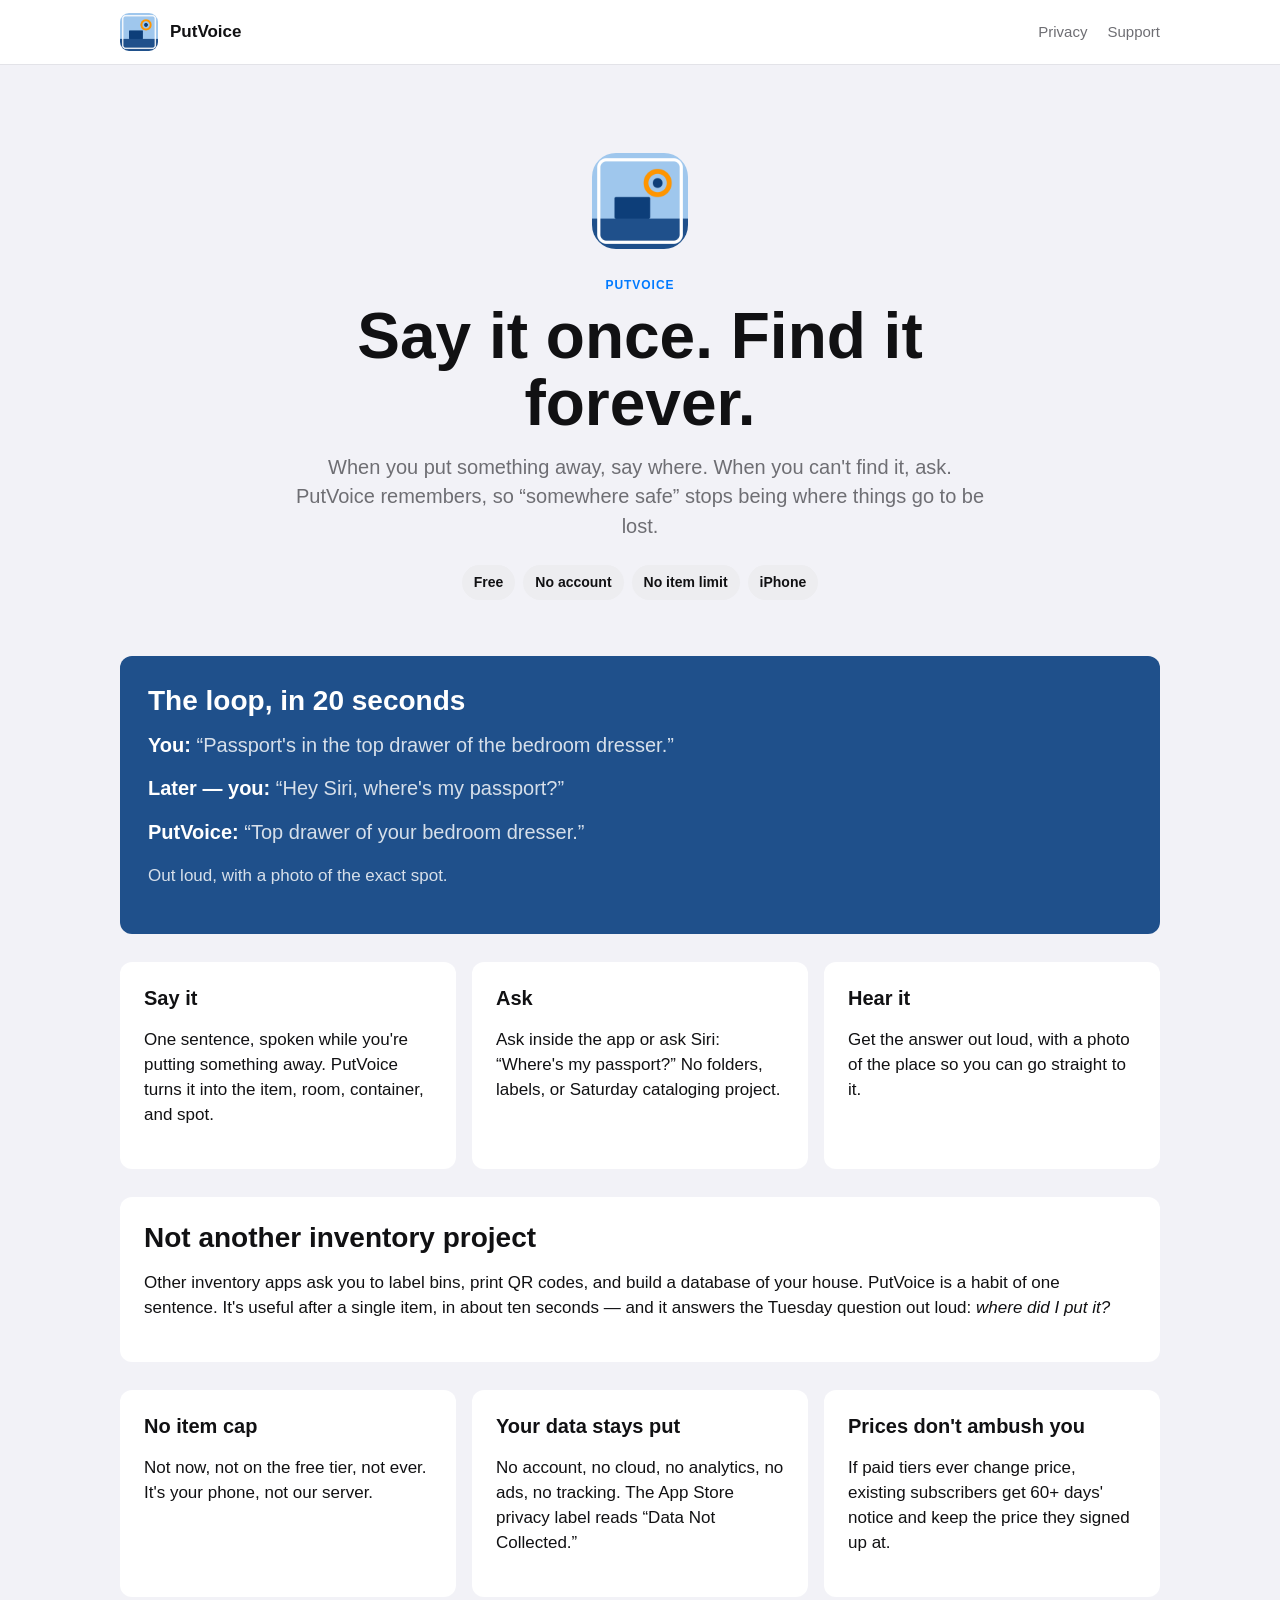
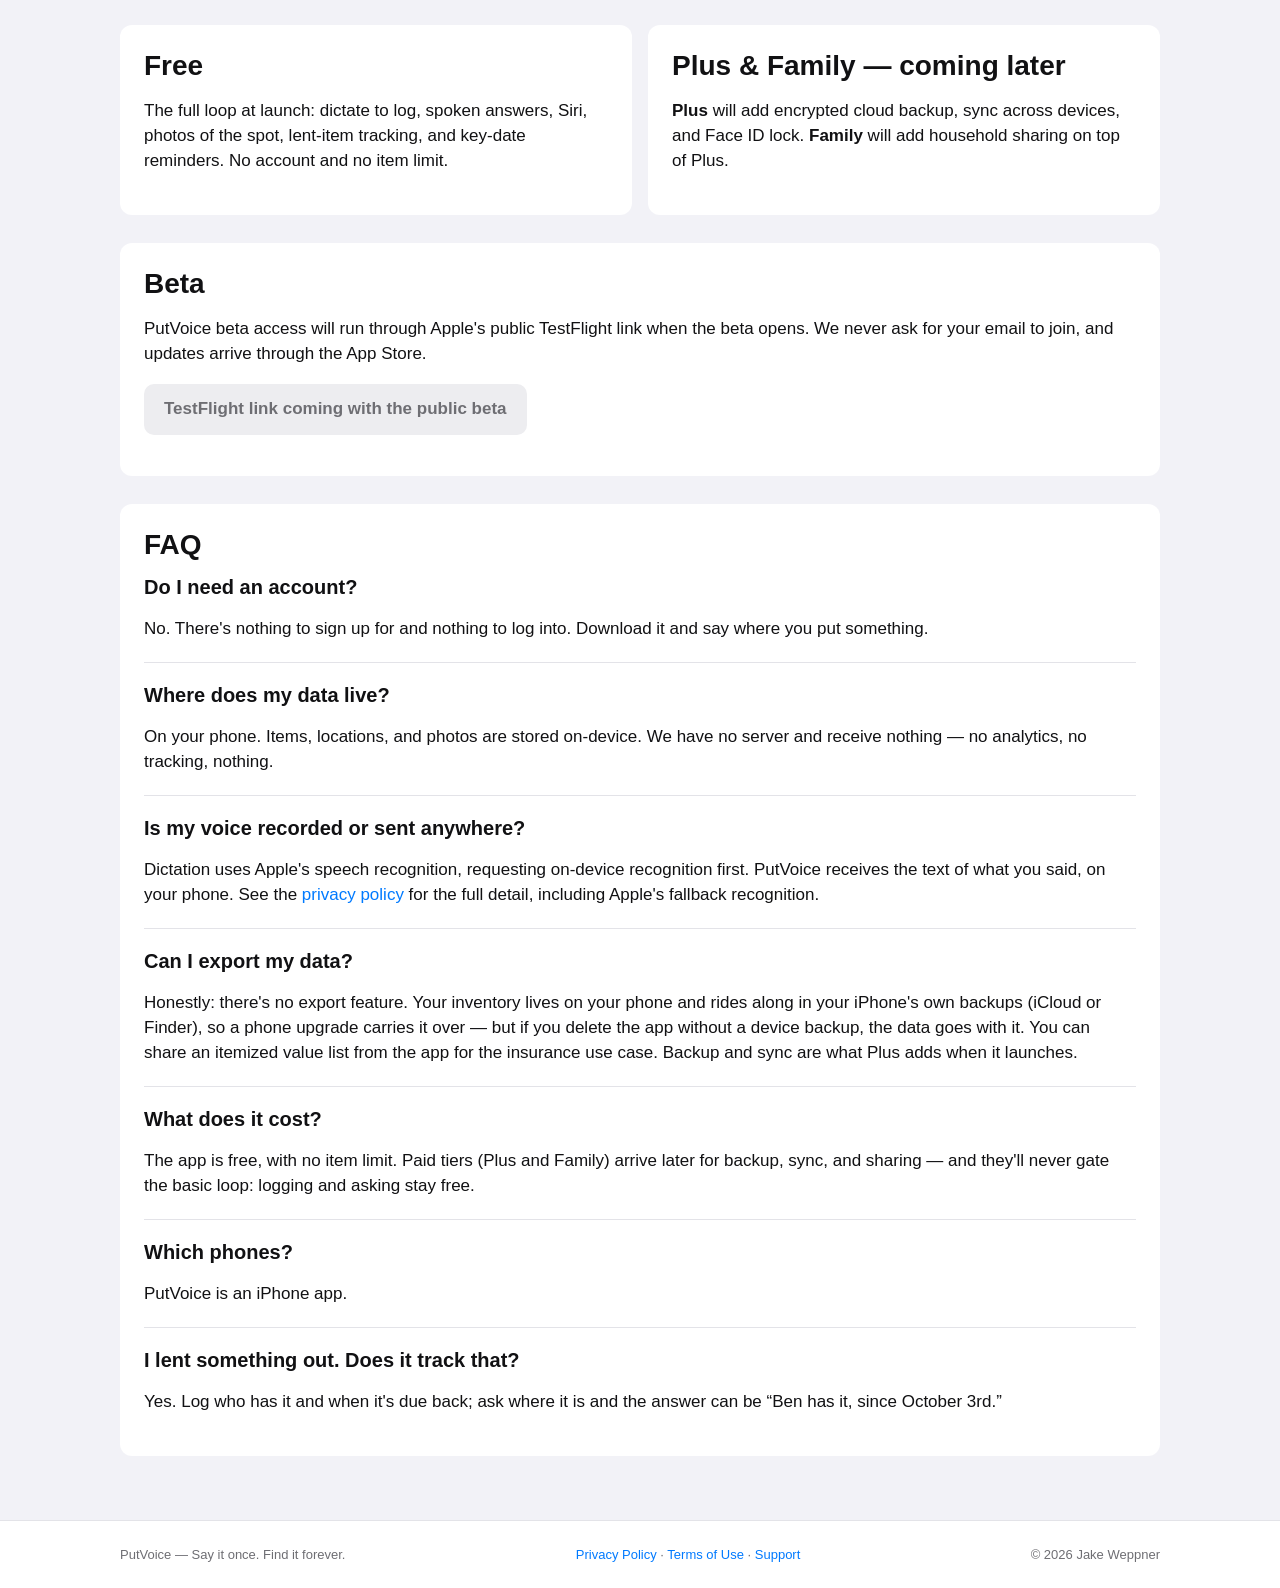
<file: index.html>
<!doctype html>
<html lang="en">
<head>
  <meta charset="utf-8">
  <meta name="viewport" content="width=device-width, initial-scale=1">
  <title>PutVoice — Say it once. Find it forever.</title>
  <meta name="description" content="PutVoice is a voice-first home inventory app. Say where you put something, ask out loud later, and hear the answer with a photo of the spot.">
  <link rel="icon" href="assets/icon.png">
  <link rel="stylesheet" href="styles.css">
</head>
<body>
  <header class="site-header">
    <div class="header-inner">
      <a class="brand" href="./"><img src="assets/icon.png" alt=""> PutVoice</a>
      <nav aria-label="Main navigation">
        <a href="privacy/">Privacy</a>
        <a href="support/">Support</a>
      </nav>
    </div>
  </header>

  <main class="page">
    <section class="hero">
      <img class="hero-icon" src="assets/icon.png" alt="PutVoice app icon">
      <p class="eyebrow">PutVoice</p>
      <h1>Say it once. Find it forever.</h1>
      <p class="lede">When you put something away, say where. When you can't find it, ask. PutVoice remembers, so “somewhere safe” stops being where things go to be lost.</p>
      <div class="chips" aria-label="Highlights">
        <span class="chip">Free</span>
        <span class="chip">No account</span>
        <span class="chip">No item limit</span>
        <span class="chip">iPhone</span>
      </div>
    </section>

    <section class="section demo-card" aria-labelledby="demo-title">
      <h2 id="demo-title">The loop, in 20 seconds</h2>
      <p class="demo-line"><strong>You:</strong> “Passport's in the top drawer of the bedroom dresser.”</p>
      <p class="demo-line"><strong>Later — you:</strong> “Hey Siri, where's my passport?”</p>
      <p class="demo-line"><strong>PutVoice:</strong> “Top drawer of your bedroom dresser.”</p>
      <p>Out loud, with a photo of the exact spot.</p>
    </section>

    <section class="section grid" aria-label="How PutVoice works">
      <article class="card">
        <h3>Say it</h3>
        <p>One sentence, spoken while you're putting something away. PutVoice turns it into the item, room, container, and spot.</p>
      </article>
      <article class="card">
        <h3>Ask</h3>
        <p>Ask inside the app or ask Siri: “Where's my passport?” No folders, labels, or Saturday cataloging project.</p>
      </article>
      <article class="card">
        <h3>Hear it</h3>
        <p>Get the answer out loud, with a photo of the place so you can go straight to it.</p>
      </article>
    </section>

    <section class="section card">
      <h2>Not another inventory project</h2>
      <p>Other inventory apps ask you to label bins, print QR codes, and build a database of your house. PutVoice is a habit of one sentence. It's useful after a single item, in about ten seconds — and it answers the Tuesday question out loud: <em>where did I put it?</em></p>
    </section>

    <section class="section grid" aria-label="Trust">
      <article class="card">
        <h3>No item cap</h3>
        <p>Not now, not on the free tier, not ever. It's your phone, not our server.</p>
      </article>
      <article class="card">
        <h3>Your data stays put</h3>
        <p>No account, no cloud, no analytics, no ads, no tracking. The App Store privacy label reads “Data Not Collected.”</p>
      </article>
      <article class="card">
        <h3>Prices don't ambush you</h3>
        <p>If paid tiers ever change price, existing subscribers get 60+ days' notice and keep the price they signed up at.</p>
      </article>
    </section>

    <section class="section grid two" aria-label="Pricing">
      <article class="card">
        <h2>Free</h2>
        <p>The full loop at launch: dictate to log, spoken answers, Siri, photos of the spot, lent-item tracking, and key-date reminders. No account and no item limit.</p>
      </article>
      <article class="card">
        <h2>Plus &amp; Family — coming later</h2>
        <p><strong>Plus</strong> will add encrypted cloud backup, sync across devices, and Face ID lock. <strong>Family</strong> will add household sharing on top of Plus.</p>
      </article>
    </section>

    <section class="section card" id="beta">
      <h2>Beta</h2>
      <p>PutVoice beta access will run through Apple's public TestFlight link when the beta opens. We never ask for your email to join, and updates arrive through the App Store.</p>
      <p><span class="button disabled" aria-disabled="true">TestFlight link coming with the public beta</span></p>
    </section>

    <section class="section card" aria-labelledby="faq-title">
      <h2 id="faq-title">FAQ</h2>

      <div class="faq-item">
        <h3>Do I need an account?</h3>
        <p>No. There's nothing to sign up for and nothing to log into. Download it and say where you put something.</p>
      </div>

      <div class="faq-item">
        <h3>Where does my data live?</h3>
        <p>On your phone. Items, locations, and photos are stored on-device. We have no server and receive nothing — no analytics, no tracking, nothing.</p>
      </div>

      <div class="faq-item">
        <h3>Is my voice recorded or sent anywhere?</h3>
        <p>Dictation uses Apple's speech recognition, requesting on-device recognition first. PutVoice receives the text of what you said, on your phone. See the <a href="privacy/">privacy policy</a> for the full detail, including Apple's fallback recognition.</p>
      </div>

      <div class="faq-item">
        <h3>Can I export my data?</h3>
        <p>Honestly: there's no export feature. Your inventory lives on your phone and rides along in your iPhone's own backups (iCloud or Finder), so a phone upgrade carries it over — but if you delete the app without a device backup, the data goes with it. You can share an itemized value list from the app for the insurance use case. Backup and sync are what Plus adds when it launches.</p>
      </div>

      <div class="faq-item">
        <h3>What does it cost?</h3>
        <p>The app is free, with no item limit. Paid tiers (Plus and Family) arrive later for backup, sync, and sharing — and they'll never gate the basic loop: logging and asking stay free.</p>
      </div>

      <div class="faq-item">
        <h3>Which phones?</h3>
        <p>PutVoice is an iPhone app.</p>
      </div>

      <div class="faq-item">
        <h3>I lent something out. Does it track that?</h3>
        <p>Yes. Log who has it and when it's due back; ask where it is and the answer can be “Ben has it, since October 3rd.”</p>
      </div>
    </section>
  </main>

  <footer>
    <div class="footer-inner">
      <span>PutVoice — Say it once. Find it forever.</span>
      <span><a href="privacy/">Privacy Policy</a> · <a href="terms/">Terms of Use</a> · <a href="support/">Support</a></span>
      <span>© 2026 Jake Weppner</span>
    </div>
  </footer>
</body>
</html>
</file>
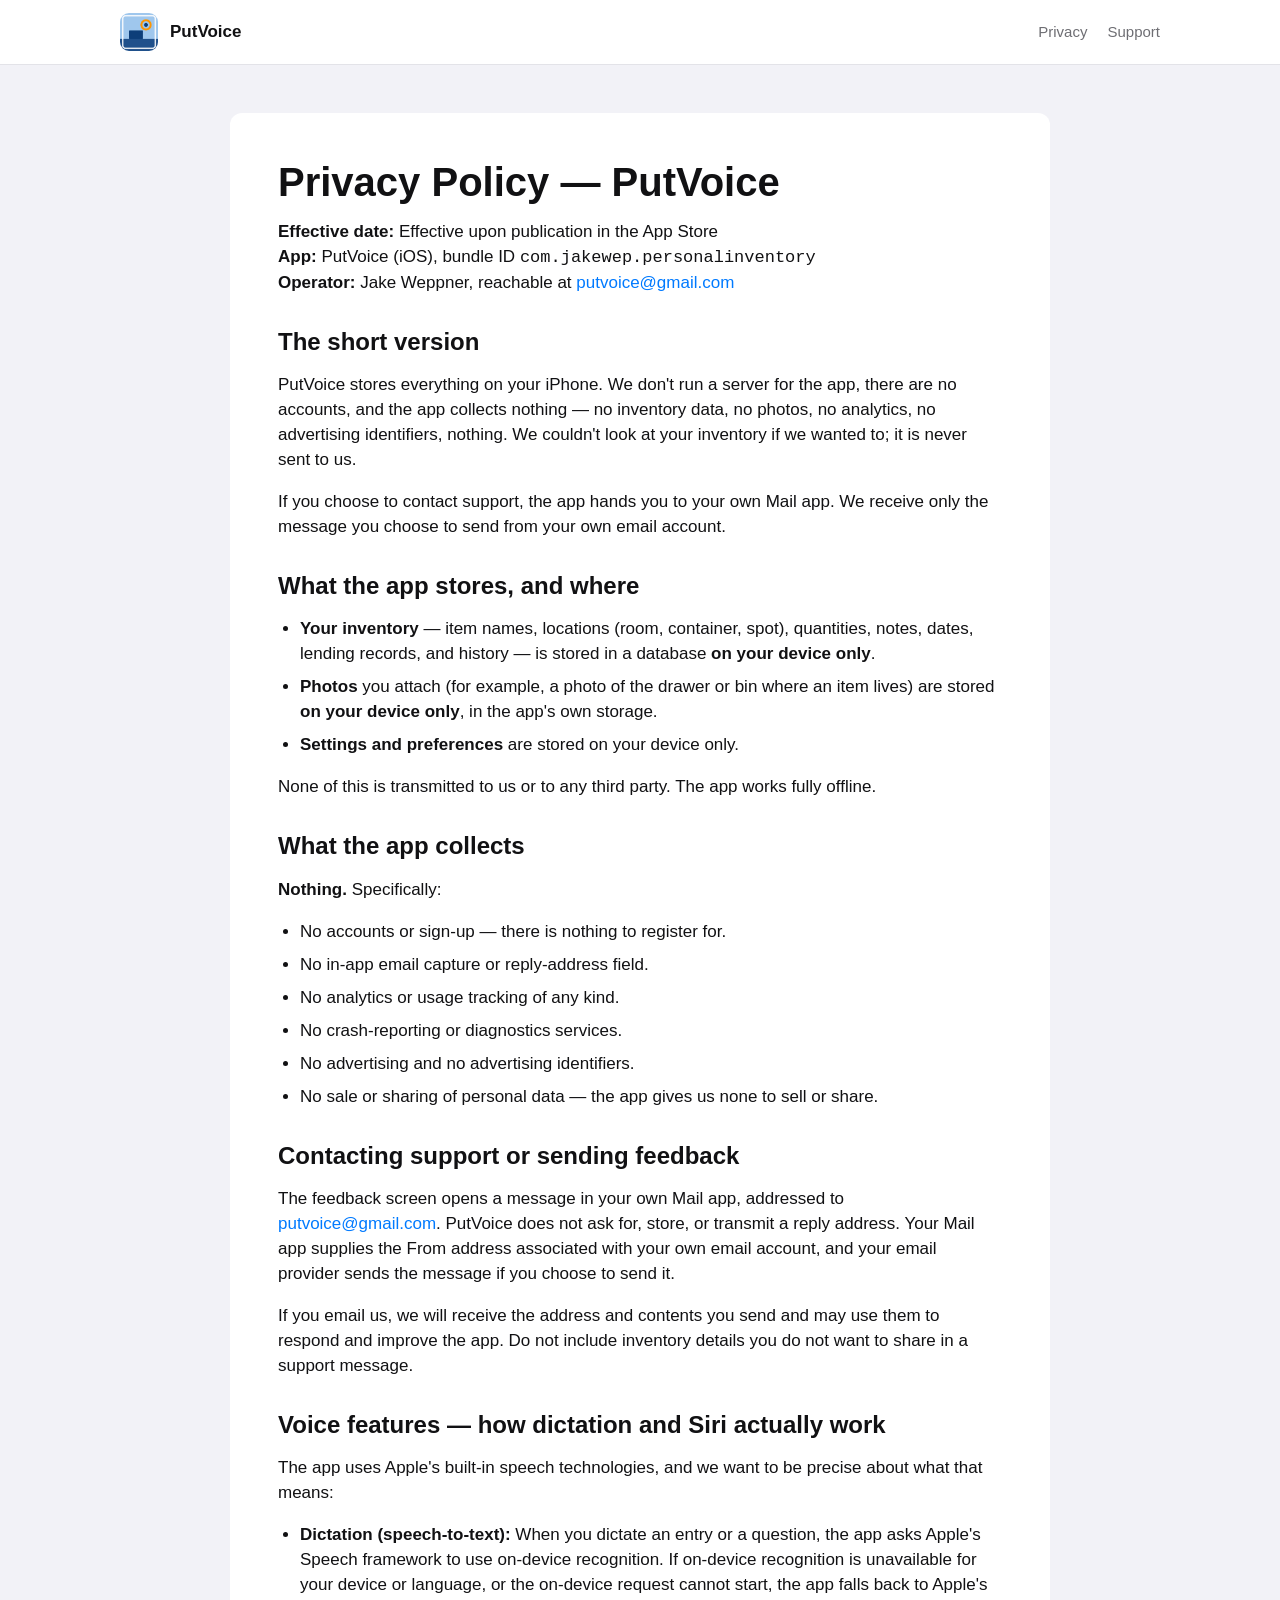
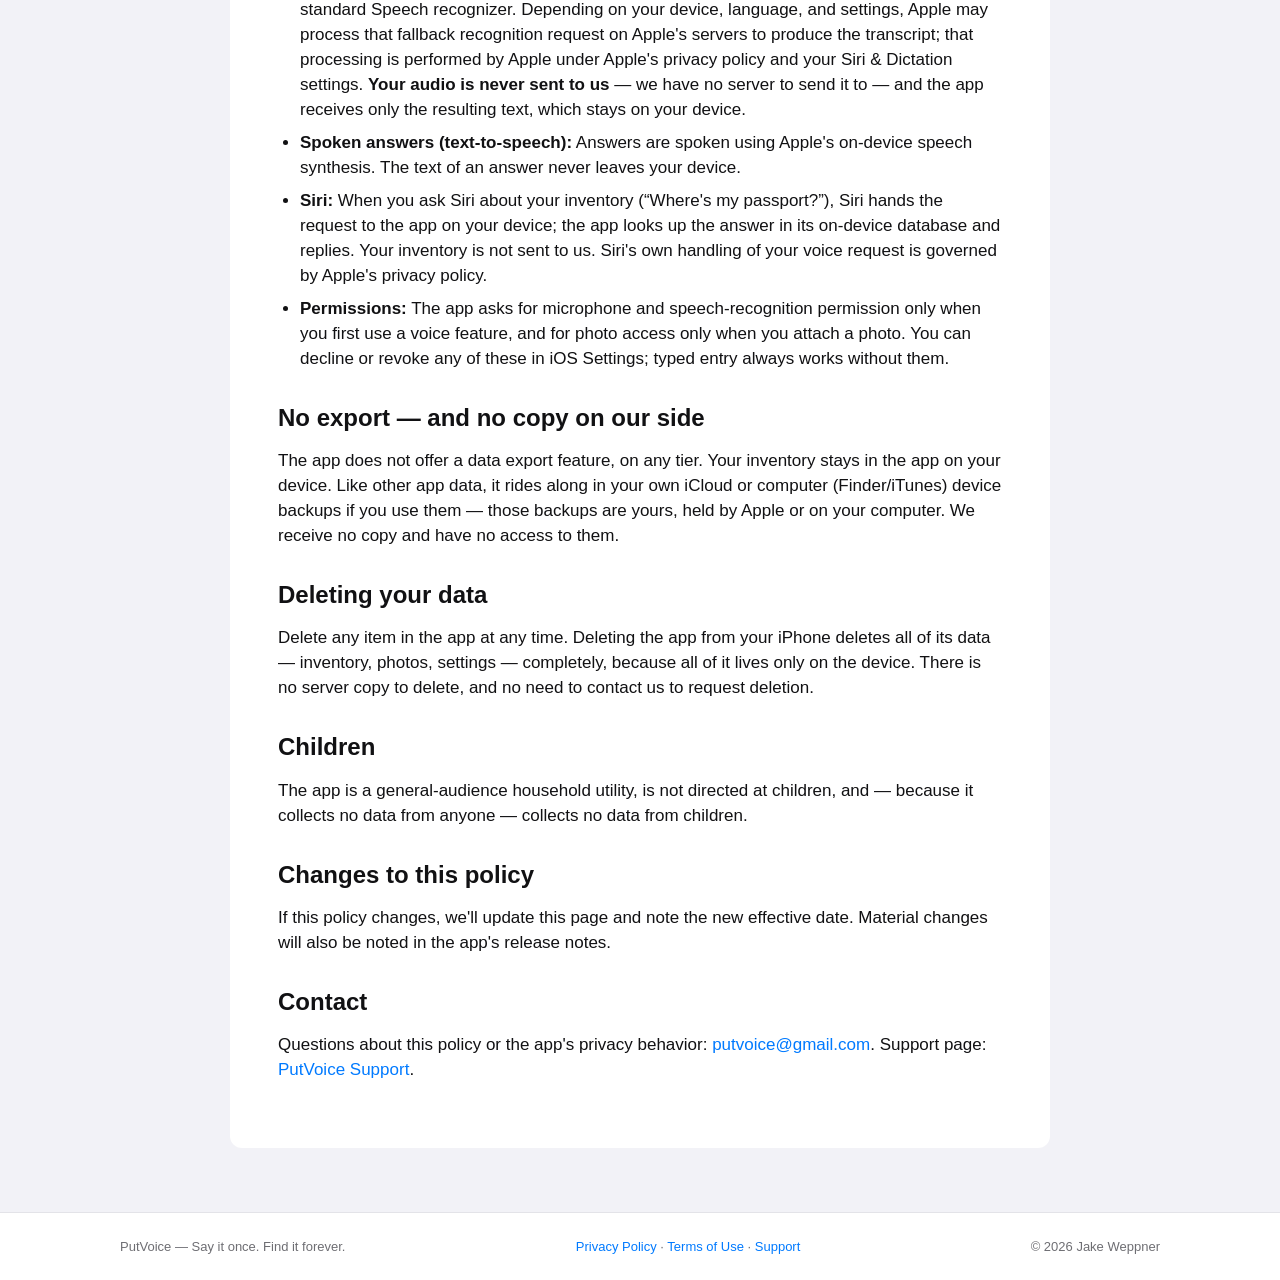
<file: privacy/index.html>
<!doctype html>
<html lang="en">
<head>
  <meta charset="utf-8">
  <meta name="viewport" content="width=device-width, initial-scale=1">
  <title>Privacy Policy — PutVoice</title>
  <meta name="description" content="PutVoice privacy policy: everything is stored on your iPhone, there are no accounts, and the app collects nothing.">
  <link rel="icon" href="../assets/icon.png">
  <link rel="stylesheet" href="../styles.css">
</head>
<body>
  <header class="site-header">
    <div class="header-inner">
      <a class="brand" href="../"><img src="../assets/icon.png" alt=""> PutVoice</a>
      <nav aria-label="Main navigation">
        <a href="./">Privacy</a>
        <a href="../support/">Support</a>
      </nav>
    </div>
  </header>

  <main class="page">
    <article class="document">
      <h1>Privacy Policy — PutVoice</h1>
      <p><strong>Effective date:</strong> Effective upon publication in the App Store<br>
      <strong>App:</strong> PutVoice (iOS), bundle ID <code>com.jakewep.personalinventory</code><br>
      <strong>Operator:</strong> Jake Weppner, reachable at <a href="mailto:putvoice@gmail.com">putvoice@gmail.com</a></p>

      <h2>The short version</h2>
      <p>PutVoice stores everything on your iPhone. We don't run a server for the app, there are no accounts, and the app collects nothing — no inventory data, no photos, no analytics, no advertising identifiers, nothing. We couldn't look at your inventory if we wanted to; it is never sent to us.</p>
      <p>If you choose to contact support, the app hands you to your own Mail app. We receive only the message you choose to send from your own email account.</p>

      <h2>What the app stores, and where</h2>
      <ul>
        <li><strong>Your inventory</strong> — item names, locations (room, container, spot), quantities, notes, dates, lending records, and history — is stored in a database <strong>on your device only</strong>.</li>
        <li><strong>Photos</strong> you attach (for example, a photo of the drawer or bin where an item lives) are stored <strong>on your device only</strong>, in the app's own storage.</li>
        <li><strong>Settings and preferences</strong> are stored on your device only.</li>
      </ul>
      <p>None of this is transmitted to us or to any third party. The app works fully offline.</p>

      <h2>What the app collects</h2>
      <p><strong>Nothing.</strong> Specifically:</p>
      <ul>
        <li>No accounts or sign-up — there is nothing to register for.</li>
        <li>No in-app email capture or reply-address field.</li>
        <li>No analytics or usage tracking of any kind.</li>
        <li>No crash-reporting or diagnostics services.</li>
        <li>No advertising and no advertising identifiers.</li>
        <li>No sale or sharing of personal data — the app gives us none to sell or share.</li>
      </ul>

      <h2>Contacting support or sending feedback</h2>
      <p>The feedback screen opens a message in your own Mail app, addressed to <a href="mailto:putvoice@gmail.com">putvoice@gmail.com</a>. PutVoice does not ask for, store, or transmit a reply address. Your Mail app supplies the From address associated with your own email account, and your email provider sends the message if you choose to send it.</p>
      <p>If you email us, we will receive the address and contents you send and may use them to respond and improve the app. Do not include inventory details you do not want to share in a support message.</p>

      <h2>Voice features — how dictation and Siri actually work</h2>
      <p>The app uses Apple's built-in speech technologies, and we want to be precise about what that means:</p>
      <ul>
        <li><strong>Dictation (speech-to-text):</strong> When you dictate an entry or a question, the app asks Apple's Speech framework to use on-device recognition. If on-device recognition is unavailable for your device or language, or the on-device request cannot start, the app falls back to Apple's standard Speech recognizer. Depending on your device, language, and settings, Apple may process that fallback recognition request on Apple's servers to produce the transcript; that processing is performed by Apple under Apple's privacy policy and your Siri &amp; Dictation settings. <strong>Your audio is never sent to us</strong> — we have no server to send it to — and the app receives only the resulting text, which stays on your device.</li>
        <li><strong>Spoken answers (text-to-speech):</strong> Answers are spoken using Apple's on-device speech synthesis. The text of an answer never leaves your device.</li>
        <li><strong>Siri:</strong> When you ask Siri about your inventory (“Where's my passport?”), Siri hands the request to the app on your device; the app looks up the answer in its on-device database and replies. Your inventory is not sent to us. Siri's own handling of your voice request is governed by Apple's privacy policy.</li>
        <li><strong>Permissions:</strong> The app asks for microphone and speech-recognition permission only when you first use a voice feature, and for photo access only when you attach a photo. You can decline or revoke any of these in iOS Settings; typed entry always works without them.</li>
      </ul>

      <h2>No export — and no copy on our side</h2>
      <p>The app does not offer a data export feature, on any tier. Your inventory stays in the app on your device. Like other app data, it rides along in your own iCloud or computer (Finder/iTunes) device backups if you use them — those backups are yours, held by Apple or on your computer. We receive no copy and have no access to them.</p>

      <h2>Deleting your data</h2>
      <p>Delete any item in the app at any time. Deleting the app from your iPhone deletes all of its data — inventory, photos, settings — completely, because all of it lives only on the device. There is no server copy to delete, and no need to contact us to request deletion.</p>

      <h2>Children</h2>
      <p>The app is a general-audience household utility, is not directed at children, and — because it collects no data from anyone — collects no data from children.</p>

      <h2>Changes to this policy</h2>
      <p>If this policy changes, we'll update this page and note the new effective date. Material changes will also be noted in the app's release notes.</p>

      <h2>Contact</h2>
      <p>Questions about this policy or the app's privacy behavior: <a href="mailto:putvoice@gmail.com">putvoice@gmail.com</a>. Support page: <a href="../support/">PutVoice Support</a>.</p>
    </article>
  </main>

  <footer>
    <div class="footer-inner">
      <span>PutVoice — Say it once. Find it forever.</span>
      <span><a href="./">Privacy Policy</a> · <a href="../terms/">Terms of Use</a> · <a href="../support/">Support</a></span>
      <span>© 2026 Jake Weppner</span>
    </div>
  </footer>
</body>
</html>
</file>
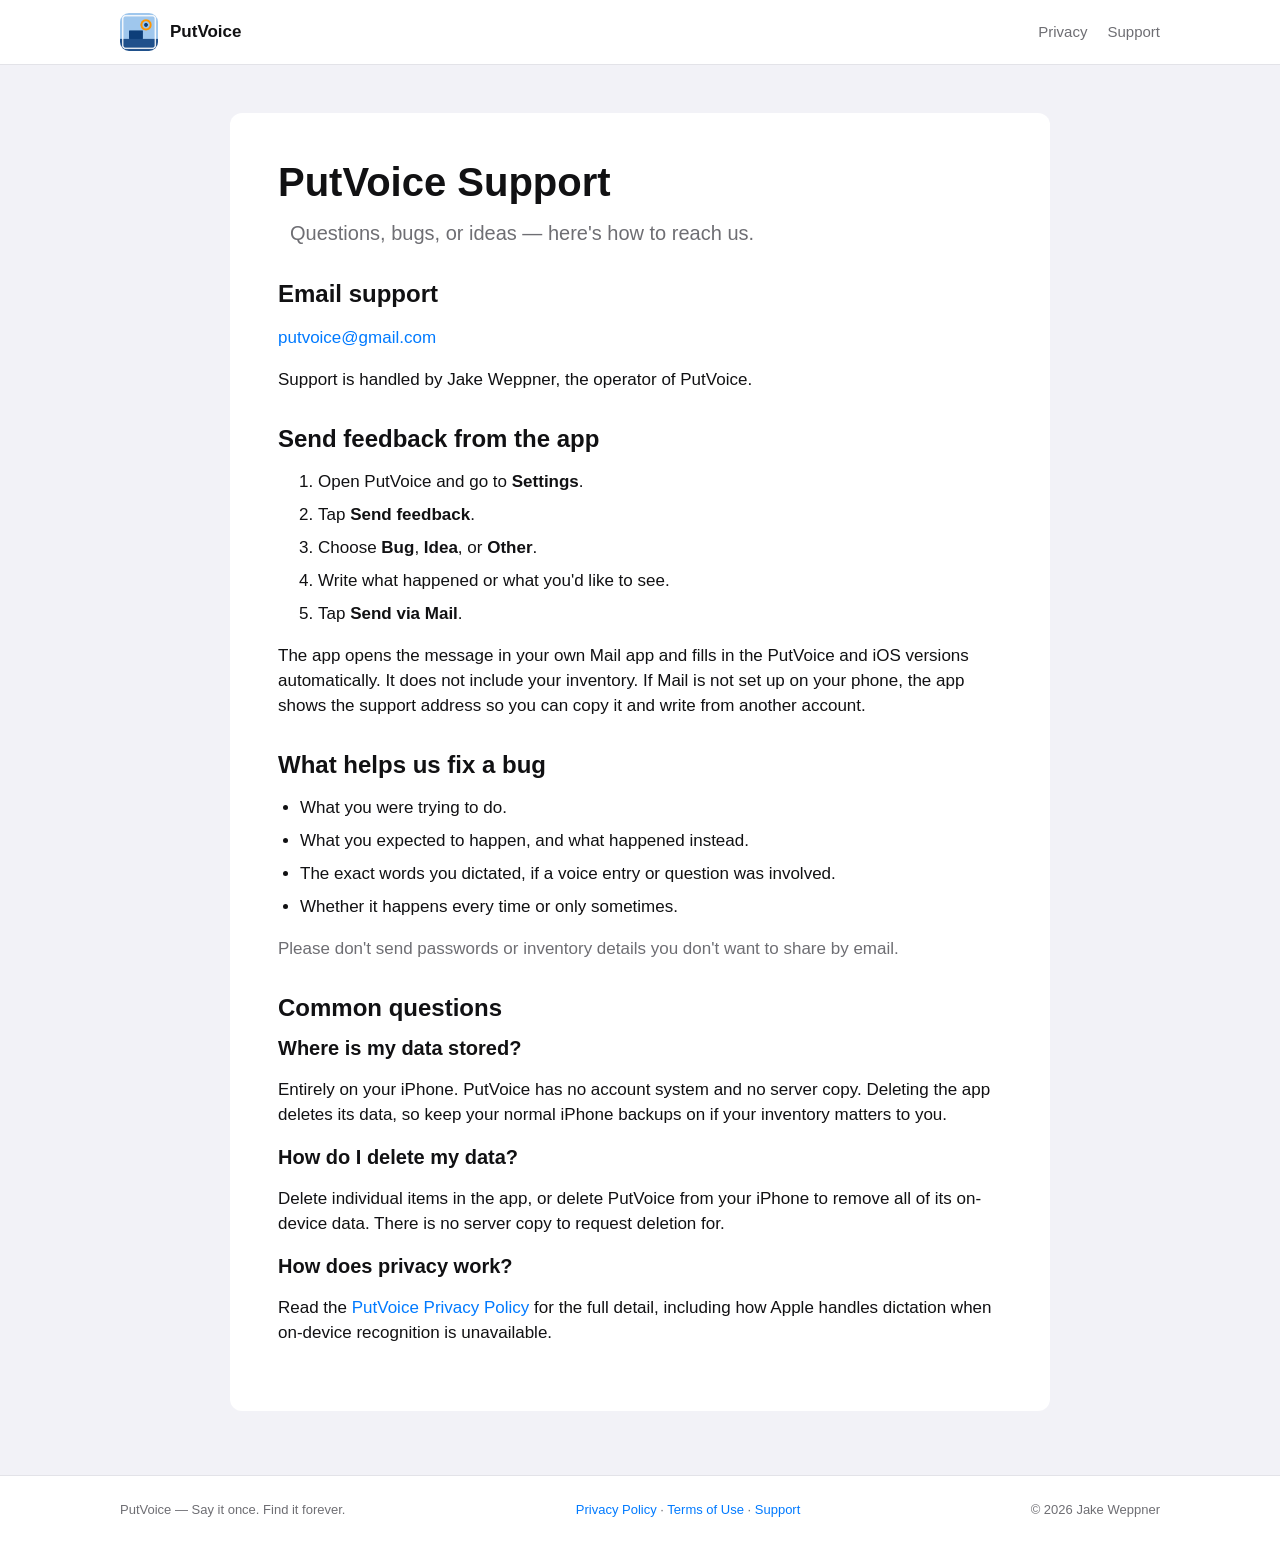
<file: support/index.html>
<!doctype html>
<html lang="en">
<head>
  <meta charset="utf-8">
  <meta name="viewport" content="width=device-width, initial-scale=1">
  <title>Support — PutVoice</title>
  <meta name="description" content="Get help with PutVoice. Contact support or send feedback from inside the app.">
  <link rel="icon" href="../assets/icon.png">
  <link rel="stylesheet" href="../styles.css">
</head>
<body>
  <header class="site-header">
    <div class="header-inner">
      <a class="brand" href="../"><img src="../assets/icon.png" alt=""> PutVoice</a>
      <nav aria-label="Main navigation">
        <a href="../privacy/">Privacy</a>
        <a href="./">Support</a>
      </nav>
    </div>
  </header>

  <main class="page">
    <article class="document">
      <h1>PutVoice Support</h1>
      <p class="lede">Questions, bugs, or ideas — here's how to reach us.</p>

      <h2>Email support</h2>
      <p><a href="mailto:putvoice@gmail.com">putvoice@gmail.com</a></p>
      <p>Support is handled by Jake Weppner, the operator of PutVoice.</p>

      <h2>Send feedback from the app</h2>
      <ol>
        <li>Open PutVoice and go to <strong>Settings</strong>.</li>
        <li>Tap <strong>Send feedback</strong>.</li>
        <li>Choose <strong>Bug</strong>, <strong>Idea</strong>, or <strong>Other</strong>.</li>
        <li>Write what happened or what you'd like to see.</li>
        <li>Tap <strong>Send via Mail</strong>.</li>
      </ol>
      <p>The app opens the message in your own Mail app and fills in the PutVoice and iOS versions automatically. It does not include your inventory. If Mail is not set up on your phone, the app shows the support address so you can copy it and write from another account.</p>

      <h2>What helps us fix a bug</h2>
      <ul>
        <li>What you were trying to do.</li>
        <li>What you expected to happen, and what happened instead.</li>
        <li>The exact words you dictated, if a voice entry or question was involved.</li>
        <li>Whether it happens every time or only sometimes.</li>
      </ul>
      <p class="muted">Please don't send passwords or inventory details you don't want to share by email.</p>

      <h2>Common questions</h2>

      <h3>Where is my data stored?</h3>
      <p>Entirely on your iPhone. PutVoice has no account system and no server copy. Deleting the app deletes its data, so keep your normal iPhone backups on if your inventory matters to you.</p>

      <h3>How do I delete my data?</h3>
      <p>Delete individual items in the app, or delete PutVoice from your iPhone to remove all of its on-device data. There is no server copy to request deletion for.</p>

      <h3>How does privacy work?</h3>
      <p>Read the <a href="../privacy/">PutVoice Privacy Policy</a> for the full detail, including how Apple handles dictation when on-device recognition is unavailable.</p>
    </article>
  </main>

  <footer>
    <div class="footer-inner">
      <span>PutVoice — Say it once. Find it forever.</span>
      <span><a href="../privacy/">Privacy Policy</a> · <a href="../terms/">Terms of Use</a> · <a href="./">Support</a></span>
      <span>© 2026 Jake Weppner</span>
    </div>
  </footer>
</body>
</html>
</file>
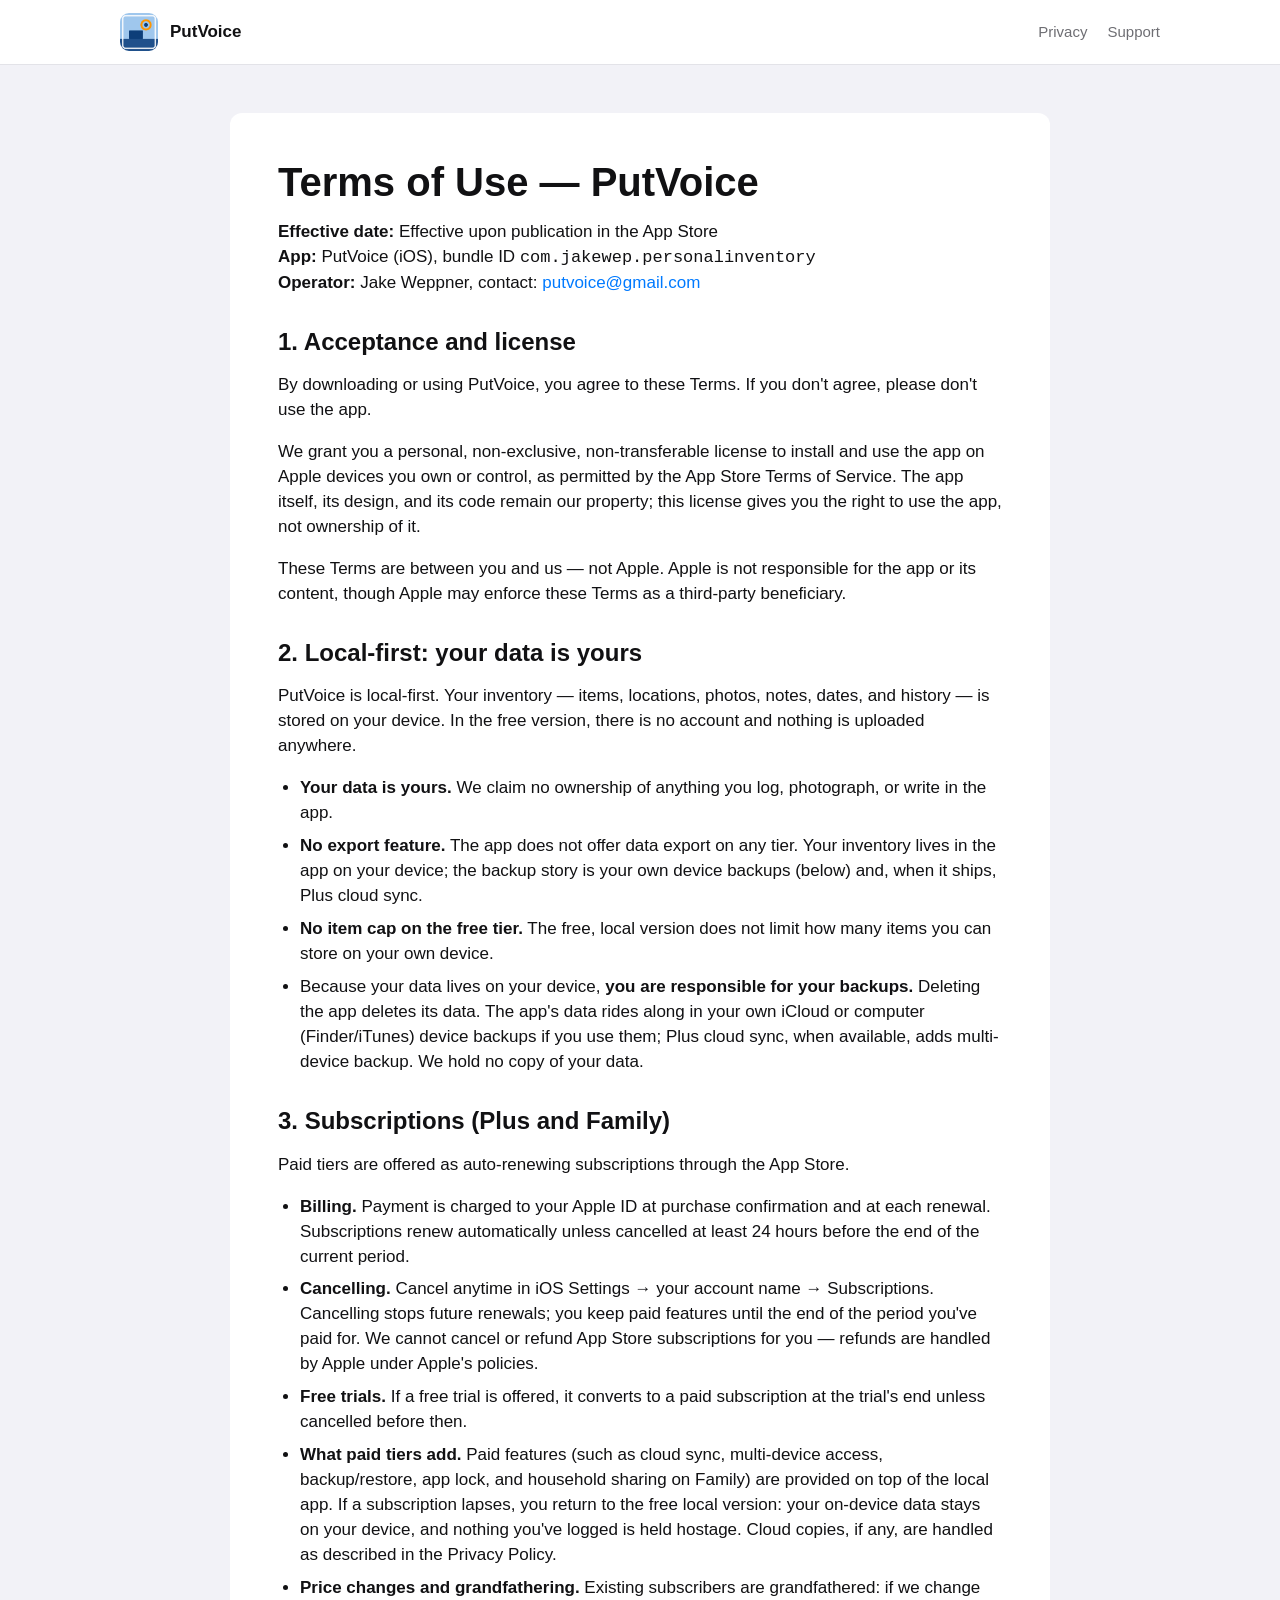
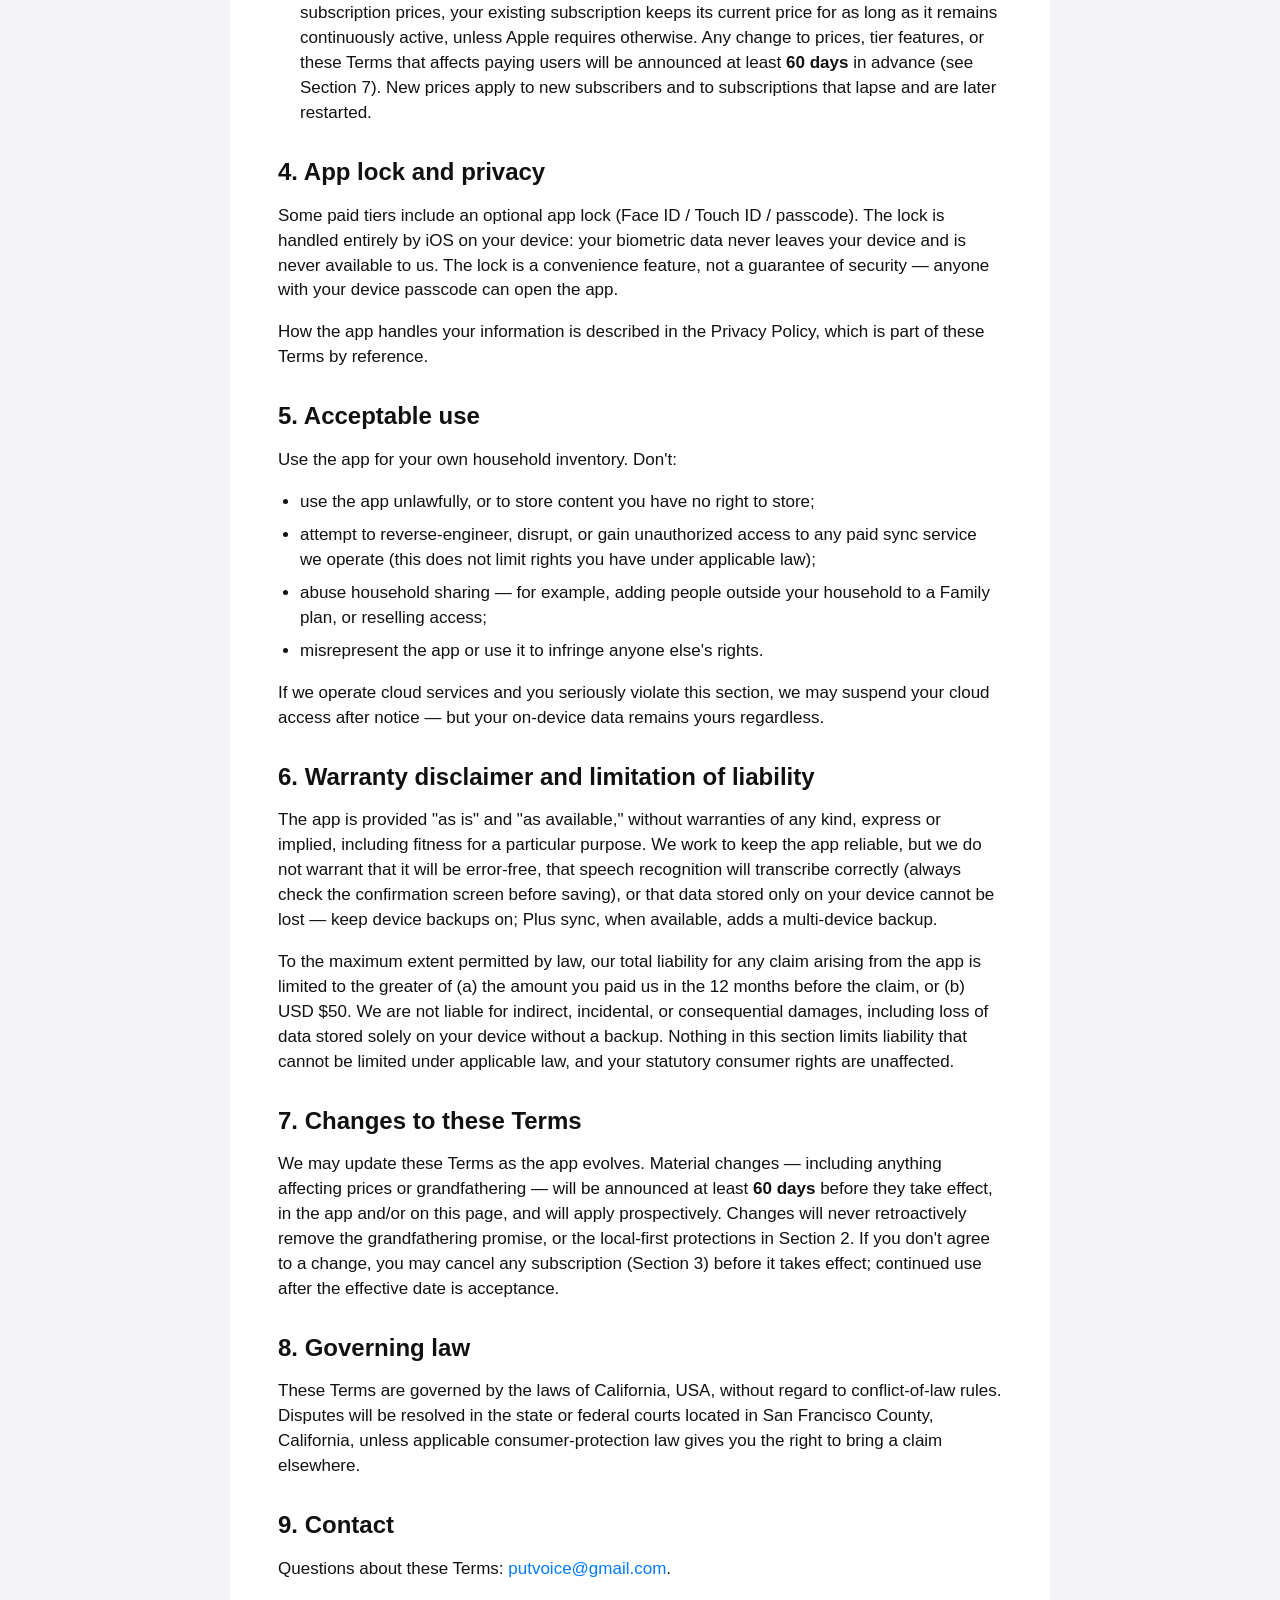
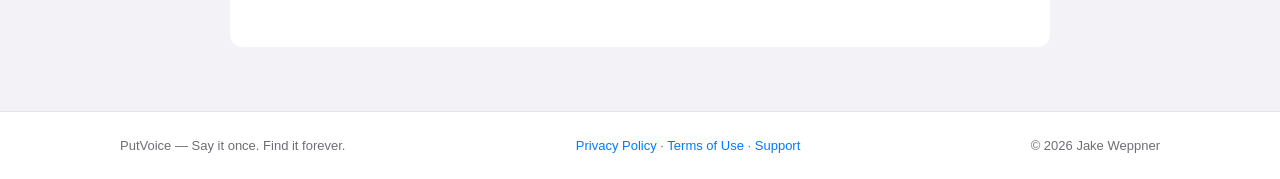
<file: terms/index.html>
<!doctype html>
<html lang="en">
<head>
  <meta charset="utf-8">
  <meta name="viewport" content="width=device-width, initial-scale=1">
  <title>Terms of Use — PutVoice</title>
  <meta name="description" content="PutVoice terms of use: local-first data, subscriptions, and the grandfathering promise.">
  <link rel="icon" href="../assets/icon.png">
  <link rel="stylesheet" href="../styles.css">
</head>
<body>
  <header class="site-header">
    <div class="header-inner">
      <a class="brand" href="../"><img src="../assets/icon.png" alt=""> PutVoice</a>
      <nav aria-label="Main navigation">
        <a href="../privacy/">Privacy</a>
        <a href="../support/">Support</a>
      </nav>
    </div>
  </header>

  <main class="page">
    <article class="document">
      <h1>Terms of Use — PutVoice</h1>
      <p><strong>Effective date:</strong> Effective upon publication in the App Store<br>
      <strong>App:</strong> PutVoice (iOS), bundle ID <code>com.jakewep.personalinventory</code><br>
      <strong>Operator:</strong> Jake Weppner, contact: <a href="mailto:putvoice@gmail.com">putvoice@gmail.com</a></p>

      <h2>1. Acceptance and license</h2>
      <p>By downloading or using PutVoice, you agree to these Terms. If you don't agree, please don't use the app.</p>
      <p>We grant you a personal, non-exclusive, non-transferable license to install and use the app on Apple devices you own or control, as permitted by the App Store Terms of Service. The app itself, its design, and its code remain our property; this license gives you the right to use the app, not ownership of it.</p>
      <p>These Terms are between you and us — not Apple. Apple is not responsible for the app or its content, though Apple may enforce these Terms as a third-party beneficiary.</p>

      <h2>2. Local-first: your data is yours</h2>
      <p>PutVoice is local-first. Your inventory — items, locations, photos, notes, dates, and history — is stored on your device. In the free version, there is no account and nothing is uploaded anywhere.</p>
      <ul>
        <li><strong>Your data is yours.</strong> We claim no ownership of anything you log, photograph, or write in the app.</li>
        <li><strong>No export feature.</strong> The app does not offer data export on any tier. Your inventory lives in the app on your device; the backup story is your own device backups (below) and, when it ships, Plus cloud sync.</li>
        <li><strong>No item cap on the free tier.</strong> The free, local version does not limit how many items you can store on your own device.</li>
        <li>Because your data lives on your device, <strong>you are responsible for your backups.</strong> Deleting the app deletes its data. The app's data rides along in your own iCloud or computer (Finder/iTunes) device backups if you use them; Plus cloud sync, when available, adds multi-device backup. We hold no copy of your data.</li>
      </ul>

      <h2>3. Subscriptions (Plus and Family)</h2>
      <p>Paid tiers are offered as auto-renewing subscriptions through the App Store.</p>
      <ul>
        <li><strong>Billing.</strong> Payment is charged to your Apple ID at purchase confirmation and at each renewal. Subscriptions renew automatically unless cancelled at least 24 hours before the end of the current period.</li>
        <li><strong>Cancelling.</strong> Cancel anytime in iOS Settings → your account name → Subscriptions. Cancelling stops future renewals; you keep paid features until the end of the period you've paid for. We cannot cancel or refund App Store subscriptions for you — refunds are handled by Apple under Apple's policies.</li>
        <li><strong>Free trials.</strong> If a free trial is offered, it converts to a paid subscription at the trial's end unless cancelled before then.</li>
        <li><strong>What paid tiers add.</strong> Paid features (such as cloud sync, multi-device access, backup/restore, app lock, and household sharing on Family) are provided on top of the local app. If a subscription lapses, you return to the free local version: your on-device data stays on your device, and nothing you've logged is held hostage. Cloud copies, if any, are handled as described in the Privacy Policy.</li>
        <li><strong>Price changes and grandfathering.</strong> Existing subscribers are grandfathered: if we change subscription prices, your existing subscription keeps its current price for as long as it remains continuously active, unless Apple requires otherwise. Any change to prices, tier features, or these Terms that affects paying users will be announced at least <strong>60 days</strong> in advance (see Section 7). New prices apply to new subscribers and to subscriptions that lapse and are later restarted.</li>
      </ul>

      <h2>4. App lock and privacy</h2>
      <p>Some paid tiers include an optional app lock (Face ID / Touch ID / passcode). The lock is handled entirely by iOS on your device: your biometric data never leaves your device and is never available to us. The lock is a convenience feature, not a guarantee of security — anyone with your device passcode can open the app.</p>
      <p>How the app handles your information is described in the Privacy Policy, which is part of these Terms by reference.</p>

      <h2>5. Acceptable use</h2>
      <p>Use the app for your own household inventory. Don't:</p>
      <ul>
        <li>use the app unlawfully, or to store content you have no right to store;</li>
        <li>attempt to reverse-engineer, disrupt, or gain unauthorized access to any paid sync service we operate (this does not limit rights you have under applicable law);</li>
        <li>abuse household sharing — for example, adding people outside your household to a Family plan, or reselling access;</li>
        <li>misrepresent the app or use it to infringe anyone else's rights.</li>
      </ul>
      <p>If we operate cloud services and you seriously violate this section, we may suspend your cloud access after notice — but your on-device data remains yours regardless.</p>

      <h2>6. Warranty disclaimer and limitation of liability</h2>
      <p>The app is provided "as is" and "as available," without warranties of any kind, express or implied, including fitness for a particular purpose. We work to keep the app reliable, but we do not warrant that it will be error-free, that speech recognition will transcribe correctly (always check the confirmation screen before saving), or that data stored only on your device cannot be lost — keep device backups on; Plus sync, when available, adds a multi-device backup.</p>
      <p>To the maximum extent permitted by law, our total liability for any claim arising from the app is limited to the greater of (a) the amount you paid us in the 12 months before the claim, or (b) USD $50. We are not liable for indirect, incidental, or consequential damages, including loss of data stored solely on your device without a backup. Nothing in this section limits liability that cannot be limited under applicable law, and your statutory consumer rights are unaffected.</p>

      <h2>7. Changes to these Terms</h2>
      <p>We may update these Terms as the app evolves. Material changes — including anything affecting prices or grandfathering — will be announced at least <strong>60 days</strong> before they take effect, in the app and/or on this page, and will apply prospectively. Changes will never retroactively remove the grandfathering promise, or the local-first protections in Section 2. If you don't agree to a change, you may cancel any subscription (Section 3) before it takes effect; continued use after the effective date is acceptance.</p>

      <h2>8. Governing law</h2>
      <p>These Terms are governed by the laws of California, USA, without regard to conflict-of-law rules. Disputes will be resolved in the state or federal courts located in San Francisco County, California, unless applicable consumer-protection law gives you the right to bring a claim elsewhere.</p>

      <h2>9. Contact</h2>
      <p>Questions about these Terms: <a href="mailto:putvoice@gmail.com">putvoice@gmail.com</a>.</p>
    </article>
  </main>

  <footer>
    <div class="footer-inner">
      <span>PutVoice — Say it once. Find it forever.</span>
      <span><a href="../privacy/">Privacy Policy</a> · <a href="./">Terms of Use</a> · <a href="../support/">Support</a></span>
      <span>© 2026 Jake Weppner</span>
    </div>
  </footer>
</body>
</html>
</file>
<file: styles.css>
:root {
  color-scheme: light dark;
  --background: #ffffff;
  --grouped: #f2f2f7;
  --label: #111113;
  --secondary: #6e6e73;
  --tertiary: #aeaeb2;
  --blue: #007aff;
  --blue-tint: #e8f1fe;
  --separator: #e3e3e8;
  --search-fill: #ededf0;
  --navy: #1f508b;
}

@media (prefers-color-scheme: dark) {
  :root {
    --background: #000000;
    --grouped: #1c1c1e;
    --label: #ffffff;
    --secondary: #98989f;
    --tertiary: #5a5a5f;
    --blue: #0a84ff;
    --blue-tint: #183656;
    --separator: #38383a;
    --search-fill: #2c2c2e;
  }
}

* { box-sizing: border-box; }

body {
  margin: 0;
  background: var(--grouped);
  color: var(--label);
  font-family: -apple-system, BlinkMacSystemFont, "SF Pro Text", "Helvetica Neue", Arial, sans-serif;
  font-size: 17px;
  line-height: 1.47;
}

a { color: var(--blue); text-decoration: none; }
a:hover { text-decoration: underline; }

.site-header {
  background: var(--background);
  border-bottom: 1px solid var(--separator);
}

.header-inner,
.page {
  width: min(1040px, calc(100% - 32px));
  margin: 0 auto;
}

.header-inner {
  min-height: 64px;
  display: flex;
  align-items: center;
  justify-content: space-between;
  gap: 24px;
}

.brand {
  display: inline-flex;
  align-items: center;
  gap: 12px;
  color: var(--label);
  font-weight: 700;
}

.brand img {
  width: 38px;
  height: 38px;
  border-radius: 9px;
}

nav { display: flex; gap: 20px; flex-wrap: wrap; }
nav a { color: var(--secondary); font-size: 15px; }

.page { padding: 48px 0 64px; }

.hero {
  padding: 40px 0 28px;
  text-align: center;
}

.hero-icon {
  width: 96px;
  height: 96px;
  border-radius: 24px;
}

.eyebrow {
  margin: 20px 0 8px;
  color: var(--blue);
  font-size: 12px;
  font-weight: 700;
  letter-spacing: 0.08em;
  text-transform: uppercase;
}

h1 {
  margin: 0 auto 16px;
  max-width: 760px;
  font-size: clamp(40px, 7vw, 64px);
  line-height: 1.05;
  letter-spacing: 0;
}

h2 {
  margin: 0 0 14px;
  font-size: 28px;
  line-height: 1.18;
  letter-spacing: 0;
}

h3 { margin: 0 0 8px; font-size: 20px; line-height: 1.25; }

.lede {
  max-width: 700px;
  margin: 0 auto;
  color: var(--secondary);
  font-size: 20px;
}

.chips {
  display: flex;
  justify-content: center;
  gap: 8px;
  flex-wrap: wrap;
  margin-top: 24px;
}

.chip {
  background: var(--search-fill);
  border-radius: 999px;
  padding: 7px 12px;
  color: var(--label);
  font-size: 14px;
  font-weight: 600;
}

.section { margin-top: 28px; }

.card {
  background: var(--background);
  border-radius: 12px;
  padding: 24px;
}

.grid {
  display: grid;
  grid-template-columns: repeat(3, 1fr);
  gap: 16px;
}

.grid.two { grid-template-columns: repeat(2, 1fr); }

.demo-card {
  background: var(--navy);
  color: #ffffff;
  border-radius: 12px;
  padding: 28px;
}

.demo-card p { color: rgba(255, 255, 255, 0.82); }
.demo-line { font-size: 20px; margin: 14px 0; }
.demo-line strong { color: #ffffff; }

.muted { color: var(--secondary); }
.small { font-size: 13px; }

.button {
  display: inline-block;
  min-height: 50px;
  border-radius: 10px;
  padding: 13px 20px;
  background: var(--blue);
  color: #ffffff;
  font-weight: 700;
}

.button:hover { text-decoration: none; }

.button.disabled {
  background: var(--search-fill);
  color: var(--secondary);
}

.faq-item + .faq-item {
  border-top: 1px solid var(--separator);
  margin-top: 20px;
  padding-top: 20px;
}

ul { padding-left: 22px; }
li + li { margin-top: 8px; }

.document {
  max-width: 820px;
  margin: 0 auto;
  background: var(--background);
  border-radius: 12px;
  padding: clamp(24px, 5vw, 48px);
}

.document h1 { margin-left: 0; font-size: 40px; }
.document h2 { margin-top: 32px; font-size: 24px; }

footer {
  border-top: 1px solid var(--separator);
  background: var(--background);
  color: var(--secondary);
  font-size: 13px;
}

.footer-inner {
  width: min(1040px, calc(100% - 32px));
  margin: 0 auto;
  padding: 24px 0;
  display: flex;
  justify-content: space-between;
  gap: 24px;
  flex-wrap: wrap;
}

@media (max-width: 760px) {
  .grid, .grid.two { grid-template-columns: 1fr; }
  .header-inner { align-items: flex-start; flex-direction: column; padding: 14px 0; }
  .page { padding-top: 28px; }
  .hero { text-align: left; }
  .lede { margin-left: 0; }
  .chips { justify-content: flex-start; }
}
</file>
